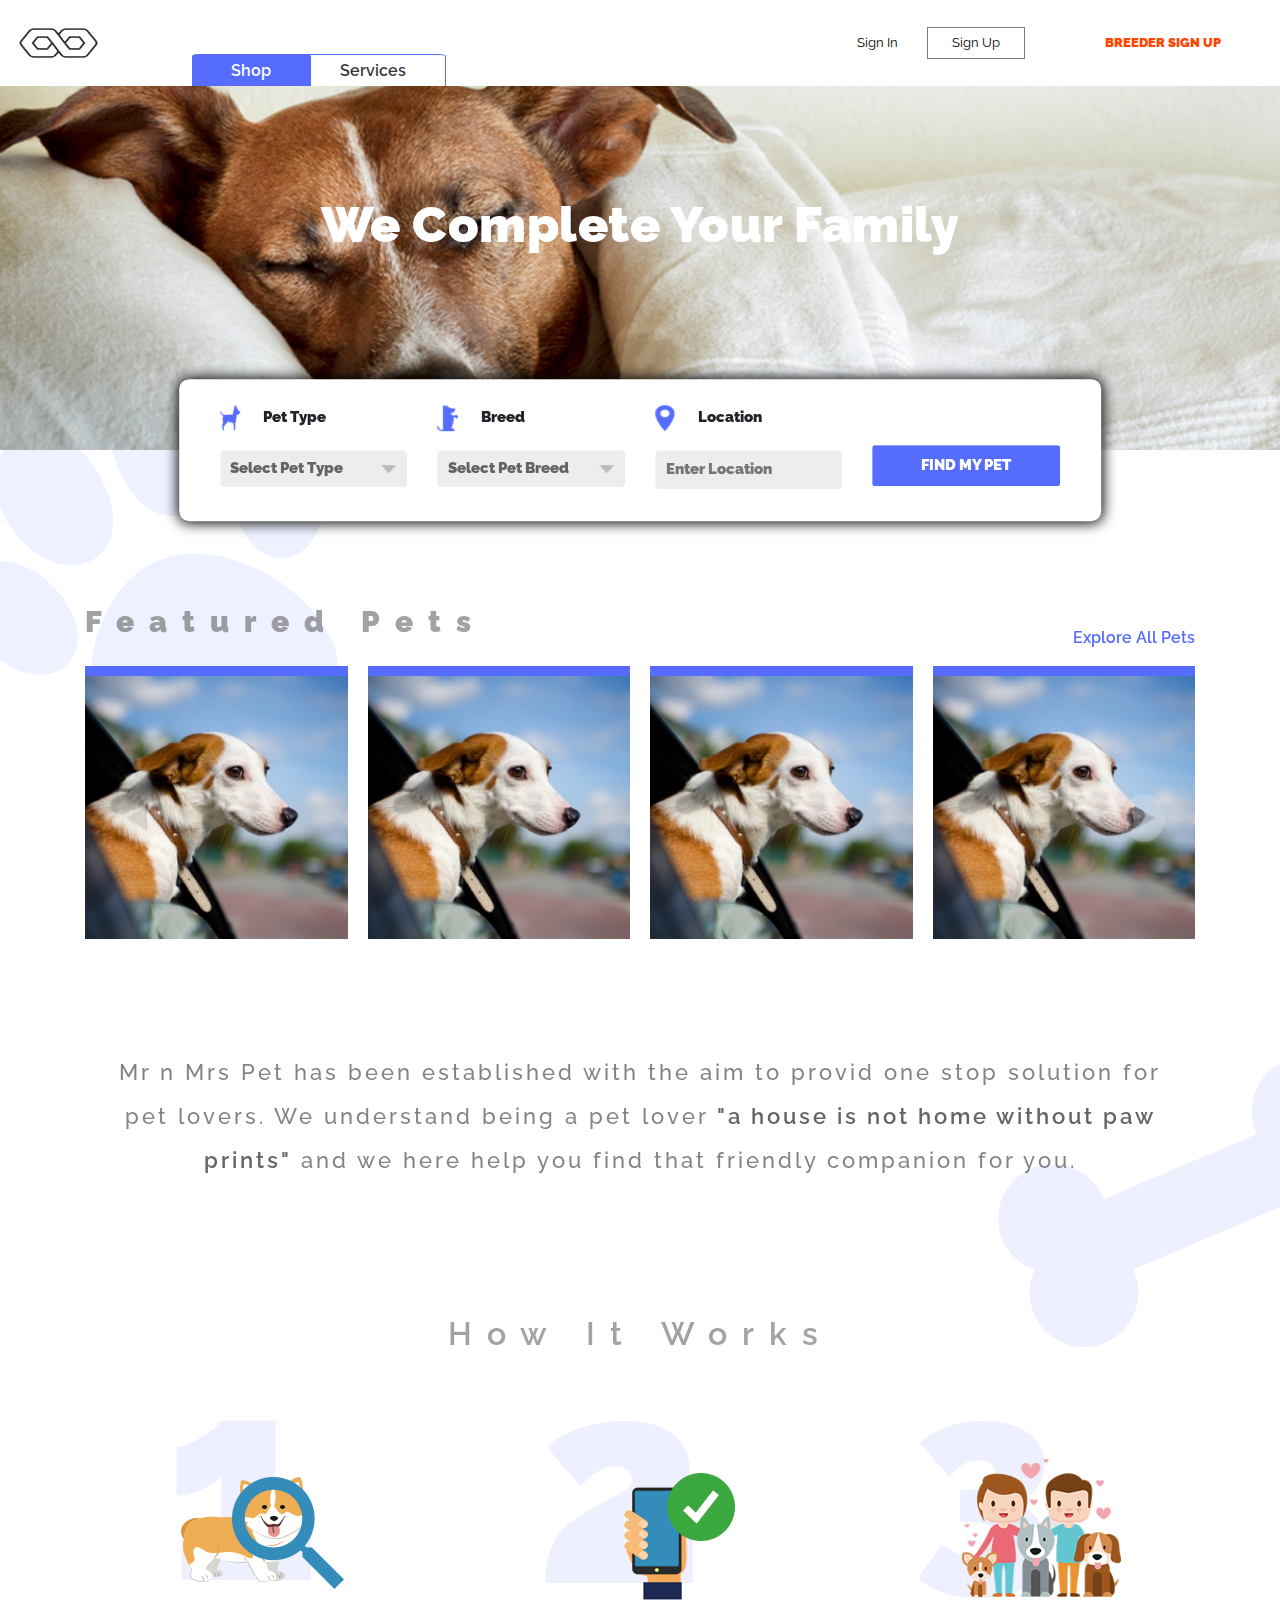
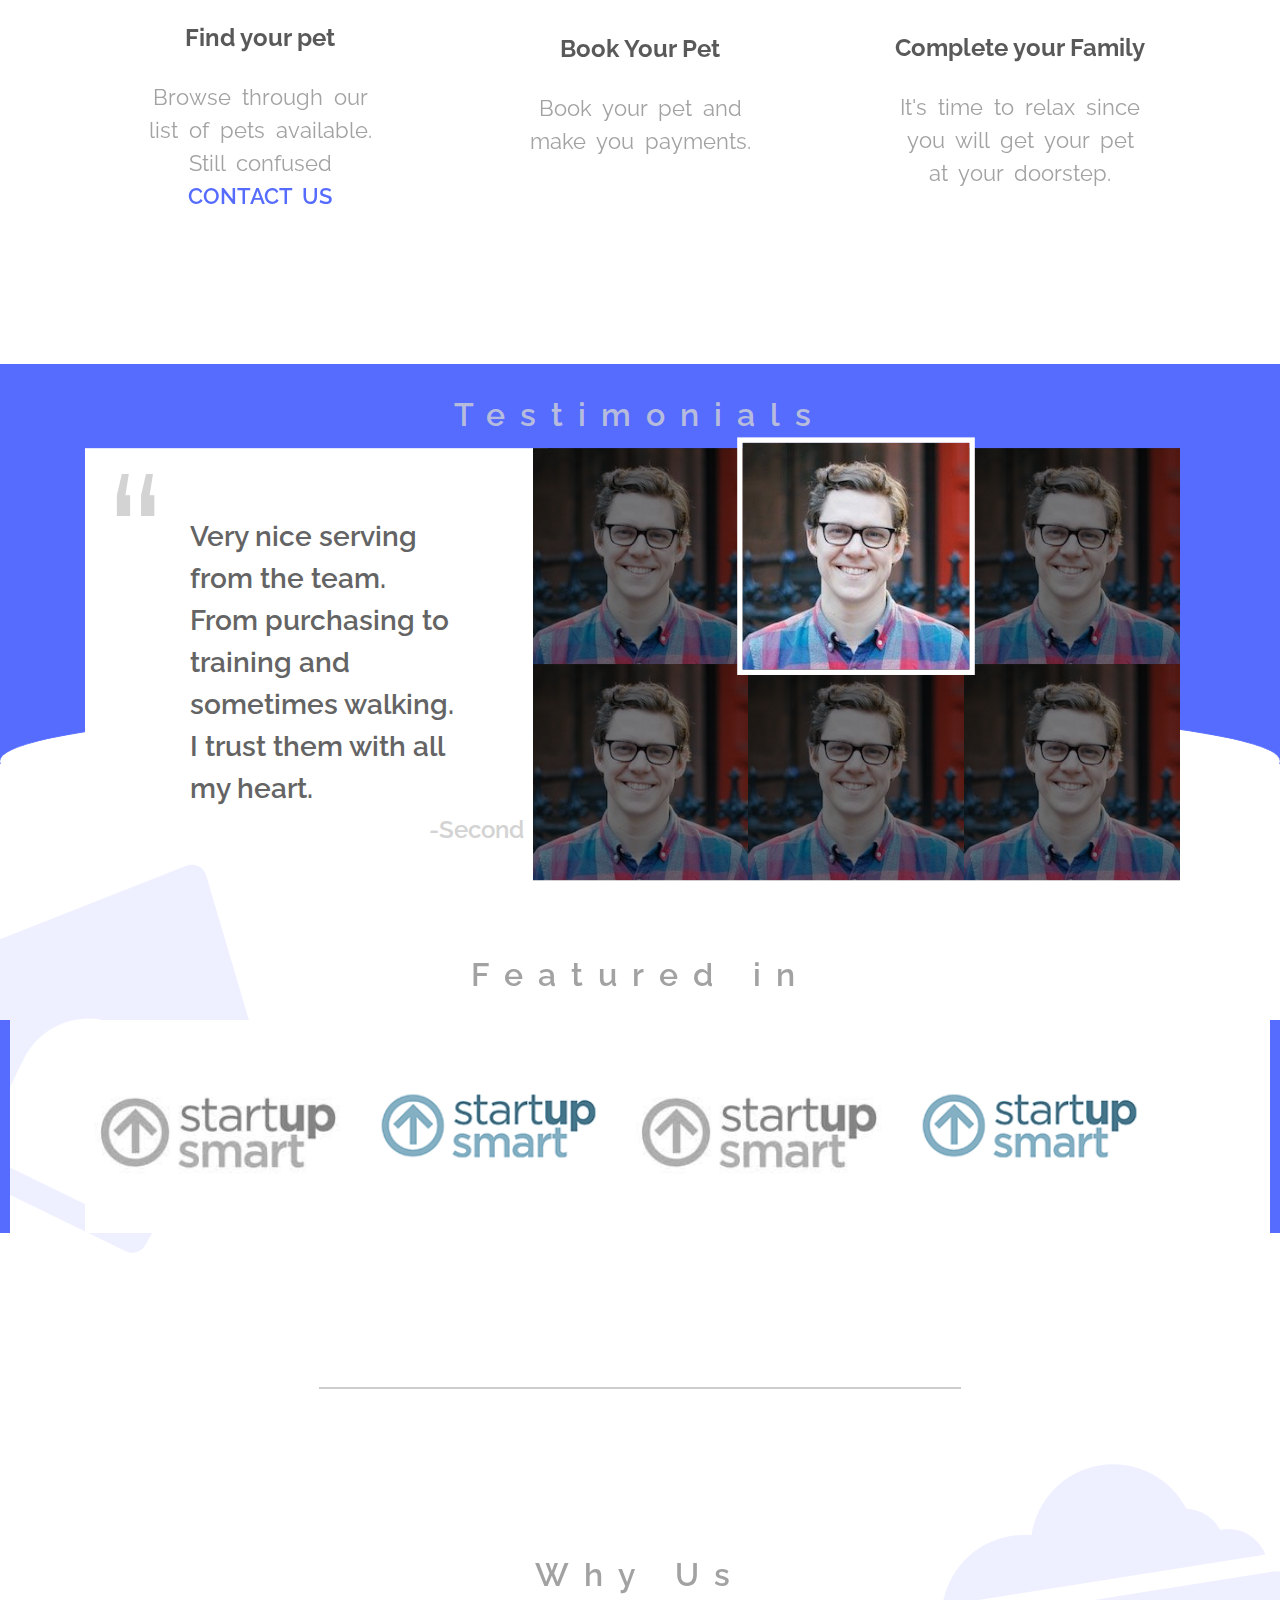
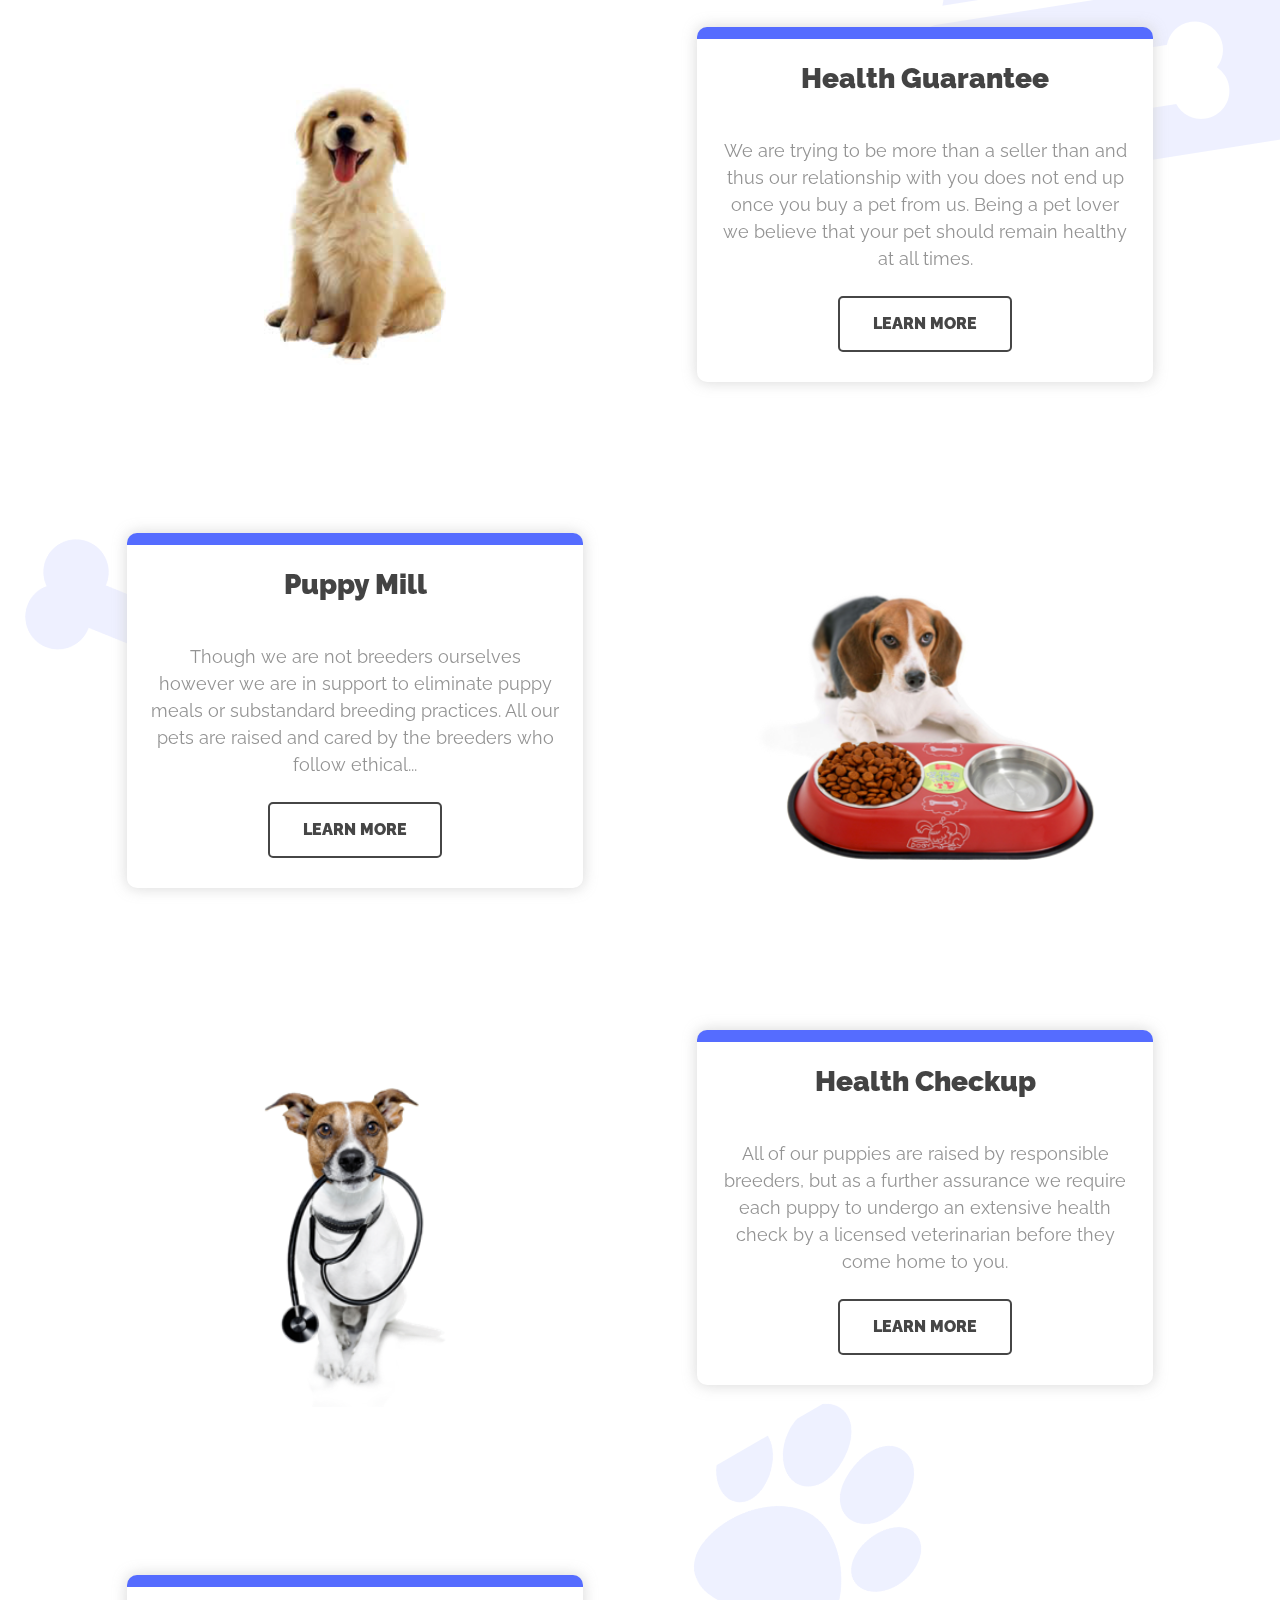
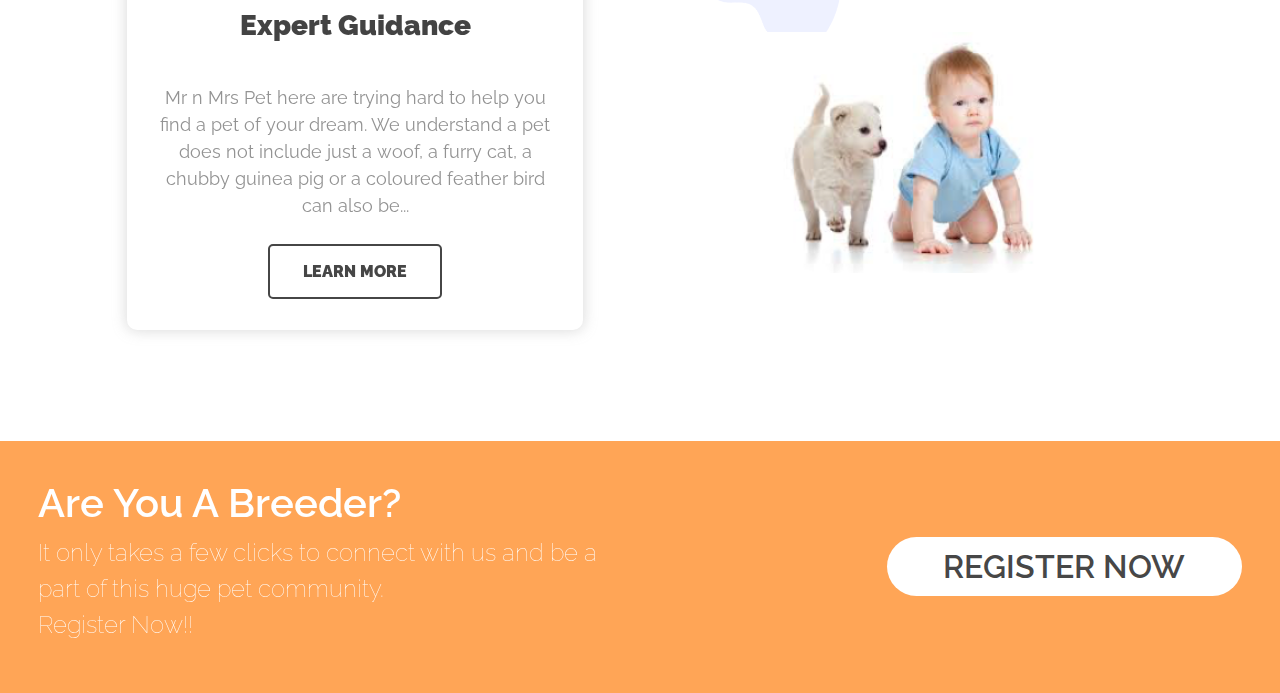
<file: index.html>
<!DOCTYPE html>
<html lang="en">
<head>
    <meta charset="UTF-8">
    <meta name="viewport" content="width=device-width, initial-scale=1.0">
    <meta http-equiv="X-UA-Compatible" content="ie=edge">
    
    
    <title>Mr n Mrs Pet</title>
    <link rel="shortcut icon" type="image/x-icon" href="images/logo.png" />
    
    <link rel="stylesheet" href="https://maxcdn.bootstrapcdn.com/bootstrap/4.0.0/css/bootstrap.min.css" integrity="sha384-Gn5384xqQ1aoWXA+058RXPxPg6fy4IWvTNh0E263XmFcJlSAwiGgFAW/dAiS6JXm" crossorigin="anonymous">
    <script src="https://code.jquery.com/jquery-3.2.1.slim.min.js" integrity="sha384-KJ3o2DKtIkvYIK3UENzmM7KCkRr/rE9/Qpg6aAZGJwFDMVNA/GpGFF93hXpG5KkN" crossorigin="anonymous"></script>
<script src="https://cdnjs.cloudflare.com/ajax/libs/popper.js/1.12.9/umd/popper.min.js" integrity="sha384-ApNbgh9B+Y1QKtv3Rn7W3mgPxhU9K/ScQsAP7hUibX39j7fakFPskvXusvfa0b4Q" crossorigin="anonymous"></script>
<script src="https://maxcdn.bootstrapcdn.com/bootstrap/4.0.0/js/bootstrap.min.js" integrity="sha384-JZR6Spejh4U02d8jOt6vLEHfe/JQGiRRSQQxSfFWpi1MquVdAyjUar5+76PVCmYl" crossorigin="anonymous"></script>


<link rel="stylesheet" href="Stylesheets/owl.carousel.min.css">
<link rel="stylesheet" href="Stylesheets/owl.theme.default.css">    

<link rel="stylesheet" href="Stylesheets/custom.css">
<script src="js/Data.js"></script>
    <script src="js/main.js"></script>

    <link href="https://fonts.googleapis.com/css?family=Raleway:500" rel="stylesheet">

</head>
<body>
    
    <!-- NAVBAR -->

    <nav class="navbar navbar-expand-lg navbar-light bg-white">
        <a class="navbar-brand" href="index.html"><img src="images/logo.png" alt="Logo" width="85" height="60"></a>
        <a href="index.html" class="navbar-brand text1 text">Shop</a>
        <a href="Services.html" class="navbar-brand text2 text">Services</a>
        <button class="navbar-toggler" type="button" data-toggle="collapse" data-target="#navbarNavAltMarkup" aria-controls="navbarNavAltMarkup" aria-expanded="false" aria-label="Toggle navigation">
          <span class="navbar-toggler-icon"></span>
        </button>
        <div class="collapse navbar-collapse" id="navbarNavAltMarkup">
          <div class="navbar-nav">
            <a class="nav-item nav-link nosign" href="#">Sign In</a>
            <a class="nav-item nav-link sign" href="#">Sign Up</a>
            <a class="nav-item nav-link breeder" href="#">BREEDER SIGN UP</a>
          </div>
        </div>
      </nav>


      

      <div class="image-cut">
        
          <div class="parallax-window" data-parallax="scroll" data-image-src="images/top-main.jpg"></div>
      <h1>We Complete Your Family</h1>
      <div class="search mainbar">
        <div class="row">
          <div class="section col-md-3 col-xs-6 col-6">
            <img src="images/dog icon.png" alt="Dog">
            <span class="sectext"> <b> Pet Type </b></span>
            <br>
            <select name="type" id="type">
              <option selected="true" disabled="true" hidden="true"> Select Pet Type</option>
              <option value="">First Option</option>
              <option value="">Second Option</option>
            </select>
          </div>
          <div class="section col-md-3 col-xs-6 col-6">
            <img src="images/breedicon.png" alt="Breed">
            <span class="sectext"> <b> Breed </b></span>
            <br>
            <select name="breed" id="breed">
              <option selected="true" disabled="true" hidden="true">Select Pet Breed</option>
              <option value="">First Option</option> 
              <option value="">Second Option</option>
            </select>
            
          </div>
          <div class="section col-md-3 col-xs-6 col-6">
            <img src="images/location icon.png" alt="Location">
            <span class="sectext"> <b> Location </b></span>
            <br>
            <input list="location" type="text" placeholder="Enter Location">
            <datalist id="location">
              <option value="First Option">First Option</option>
              <option value="Second Option">Second Option</option>
            </datalist>
          </div>
          <div class="section button col-md-3 col-xs-6 col-6">
              <img src="images/breedicon.png" class="none" alt="Breed">
              <span class="none sectext"> <b> Breed </b></span>
              <br>
            <button>FIND MY PET</button>
          </div>
        </div>
      </div>
    </div>

<!-- NAVBAR OVER -->


<!-- FIRST SECTION STARTS -->
<div class="first_section">
  <img src="images/paw.png" alt="claw" class="bgimg">
  <img src="images/bone.png" alt="bone" class="bgimg">
      <div class="container">

<!-- OWl CAROUSEL -->
        <div class="ftext">
          <h1>Featured Pets</h1>
          <a href="#"><span class="corner hidelater">Explore All Pets</span></a> 
        </div>

          <div id="owl-example" class="owl-carousel owl-theme">
              <div class="owlimage">
              
                <img src="images/carousel.jpg" alt="dog">
                <span class="overimagetop1">Dog</span>
                <span class="overimagetop2">Beegle</span>

                <a href="#"><span class="overimagebottom">View Details</span></a>
              </div>

              <div class="owlimage">
              
                  <img src="images/carousel.jpg" alt="dog">
                  <span class="overimagetop1">Dog</span>
                  <span class="overimagetop2">Beegle</span>
  
                  <a href="#"><span class="overimagebottom">View Details</span></a>
                </div>

                <div class="owlimage">
              
                    <img src="images/carousel.jpg" alt="dog">
                    <span class="overimagetop1">Dog</span>
                    <span class="overimagetop2">Beegle</span>
    
                    <a href="#"><span class="overimagebottom">View Details</span></a>
                  </div>

                  <div class="owlimage">
              
                      <img src="images/carousel.jpg" alt="dog">
                      <span class="overimagetop1">Dog</span>
                      <span class="overimagetop2">Beegle</span>
      
                      <a href="#"><span class="overimagebottom">View Details</span></a>
                    </div>

                    <div class="owlimage">
              
                        <img src="images/carousel.jpg" alt="dog">
                        <span class="overimagetop1">Dog</span>
                        <span class="overimagetop2">Beegle</span>
        
                        <a href="#"><span class="overimagebottom">View Details</span></a>
                      </div>

                      <div class="owlimage">
              
                          <img src="images/carousel.jpg" alt="dog">
                          <span class="overimagetop1">Dog</span>
                          <span class="overimagetop2">Beegle</span>
          
                          <a href="#"><span class="overimagebottom">View Details</span></a>
                        </div>

                        <div class="owlimage">
              
                            <img src="images/carousel.jpg" alt="dog">
                            <span class="overimagetop1">Dog</span>
                            <span class="overimagetop2">Beegle</span>
            
                          <a href="#"><span class="overimagebottom">View Details</span></a>
                          </div>

            </div>
          <!-- OWL CAROUSEL OVER -->
            
            <a href="#"><span class="corner hidden">Explore All Pets</span></a>  

            <p class="fstext container">Mr n Mrs Pet has been established with the aim to provid one stop solution for pet lovers. We understand being a pet lover <b>"a house is not home without paw prints"</b> and we here help you find that friendly companion for you. </p>
                
            <h1 class="fslasttext">How It Works</h1>

            <!-- STEPS SECTION -->

            <div class="row steps">
             
             
              <div class="col-md-4 col-12">

                <img src="images/find your pet graphic.png" alt="First Step">
                <h4> <b> Find your pet </b> </h4>
                <p>Browse through our list of pets available. Still confused <a href="#" class="stepcontact">CONTACT US</a></p>

              </div>

              <div class="col-md-4 col-12">

                  <img src="images/book your pet.png" alt="Second Step">
                  <h4> <b> Book Your Pet </b> </h4>
                  <p>Book your pet and make you payments.</p>
  
              </div>

              <div class="col-md-4 col-12">

                  <img src="images/complete your family.png" alt="Third Step">
                  <h4> <b>Complete your Family</b> </h4>
                  <p>It's time to relax since you will get your pet at your doorstep.</p>
  
              </div>


            </div>

            <!-- STEPS SECTION OVER -->

      </div>
    </div>
      <!-- FIRST SECTION OVER -->


     

          <div class="testimonials">
            <img src="images/dog-kennel.png" class="bgimg" alt="home">
            <img src="images/dog-food-bowl.png" class="bgimg" alt="food">
            <img src="images/bone.png" class="bgimg" alt="bone2">
            <img src="images/paw.png" class="bgimg" alt="claw2">
           <h1 class="testi"> Testimonials </h1>

            <div class="sayings row container">

              <div class="col-md-5 col-12 saytext">

                <span class="quote">&ldquo;</span>
                <p class="say"></p>
                <span class="sayname"></span>

              </div>

              <div class="col-md-7 col-12 row sayphoto">
                <img src="" class="col-4" alt="first#" myvalue = 0>
                <img src="" class="col-4 selected" alt="first" myvalue = 1>
                <img src="" class="col-4" alt="first" myvalue = 2>
                <img src="" class="col-4" alt="first" myvalue = 3>
                <img src="" class="col-4" alt="first" myvalue = 4>
                <img src="" class="col-4" alt="first" myvalue = 5>

              </div>

            </div>

          </div>

          <!-- FEATURED IN  -->

            <h1 class="feature">Featured in</h1>

            <div class="mentions">
              <div class="container">
                <img src="images/featured2.jpg" alt="">
                <img src="images/featured.png" alt="">
                <img src="images/featured2.jpg" alt="">
                <img src="images/featured.png" alt="">
              </div>
            </div>
          
            <hr class="separate">

            <!-- WHY US -->

            <div class="container">

              <h1 class="feature whyus">Why Us</h1>

              <div class="row whysection">
                <img src="images/health guarentee image.png" alt="Health" class="hidelate col-sm-6 col-12">
                <div class="whysubsection col-sm-6 col-12">
                  <div class="whysubsub">
                      <img src="images/health guarentee image.png" alt="Health" class="hidden">
                    <h3>Health Guarantee</h3>
                    <p>We are trying to be more than a seller than and thus our relationship with you does not end up once you buy a pet from us. Being a pet lover we believe that your pet should remain healthy at all times.</p>
                    <a href="#">LEARN MORE</a>
                  </div>
                </div>
              </div>


              <div class="row whysection">
                  <div class="whysubsection col-sm-6 col-12">
                    <div class="whysubsub">
                        <img src="images/puppy meal image.png" alt="Mill" class="hidden">
                      <h3>Puppy Mill</h3>
                      <p>Though we are not breeders ourselves however we are in support to eliminate puppy meals or substandard breeding practices. All our pets are raised and cared by the breeders who follow ethical...</p>
                      <a href="#">LEARN MORE</a>
                    </div>
                  </div>
                  <img src="images/puppy meal image.png" alt="Mill" class="hidelate col-sm-6 col-12">
              </div>




              <div class="row whysection">
                  <img src="images/health check up image.png" alt="Health" class="hidelate col-sm-6 col-12">
                  <div class="whysubsection col-sm-6 col-12">
                    <div class="whysubsub">
                        <img src="images/health check up image.png" alt="Health" class="hidden">
                      <h3>Health Checkup</h3>
                      <p>All of our puppies are raised by responsible breeders, but as a further assurance we require each puppy to undergo an extensive health check by a licensed veterinarian before they come home to you.</p>
                      <a href="#">LEARN MORE</a>
                    </div>
                  </div>
              </div>


              <div class="row whysection">
                  <div class="whysubsection col-sm-6 col-12">
                    <div class="whysubsub">
                        <img src="images/expert guide image.png" alt="Mill" class="hidden">
                      <h3>Expert Guidance</h3>
                      <p>Mr n Mrs Pet here are trying hard to help you find a pet of your dream. We understand a pet does not include just a woof, a furry cat, a chubby guinea pig or a coloured feather bird can also be...</p>
                      <a href="#">LEARN MORE</a>
                    </div>
                  </div>
                  <img src="images/expert guide image.png" alt="Expert Guidance" class="hidelate col-sm-6 col-12">
              </div>




            </div>

      


      <div class="row footer">

        <div class="col-md-6 col-12">
          <h1>Are You A Breeder?</h1>
          <p>It only takes a few clicks to connect with us and be a part of this huge pet community.</p>
          <p>Register Now!!</p>
        </div>
        <div class="col-md-6 col-12">
          <a href="#"><span>REGISTER NOW</span> </a> 
        </div>

      </div>
     




      <script src="https://ajax.googleapis.com/ajax/libs/jquery/1.11.0/jquery.min.js"></script>
      <script src="js/parallax.min.js"></script>
      <script src="js/owl.carousel.min.js"></script>
      <script>
          $(document).ready(function() {
     
            $('.owl-carousel').owlCarousel({
    loop:false,
    margin:20,
    nav:true,
    responsive:{
        0:{
            items:1
        },
        450:{
          items:2
        },
        600:{
            items:3
        },
        1000:{
            items:4
        }
    }
})

             
            });
            
</script>

</body>
</html>
</file>
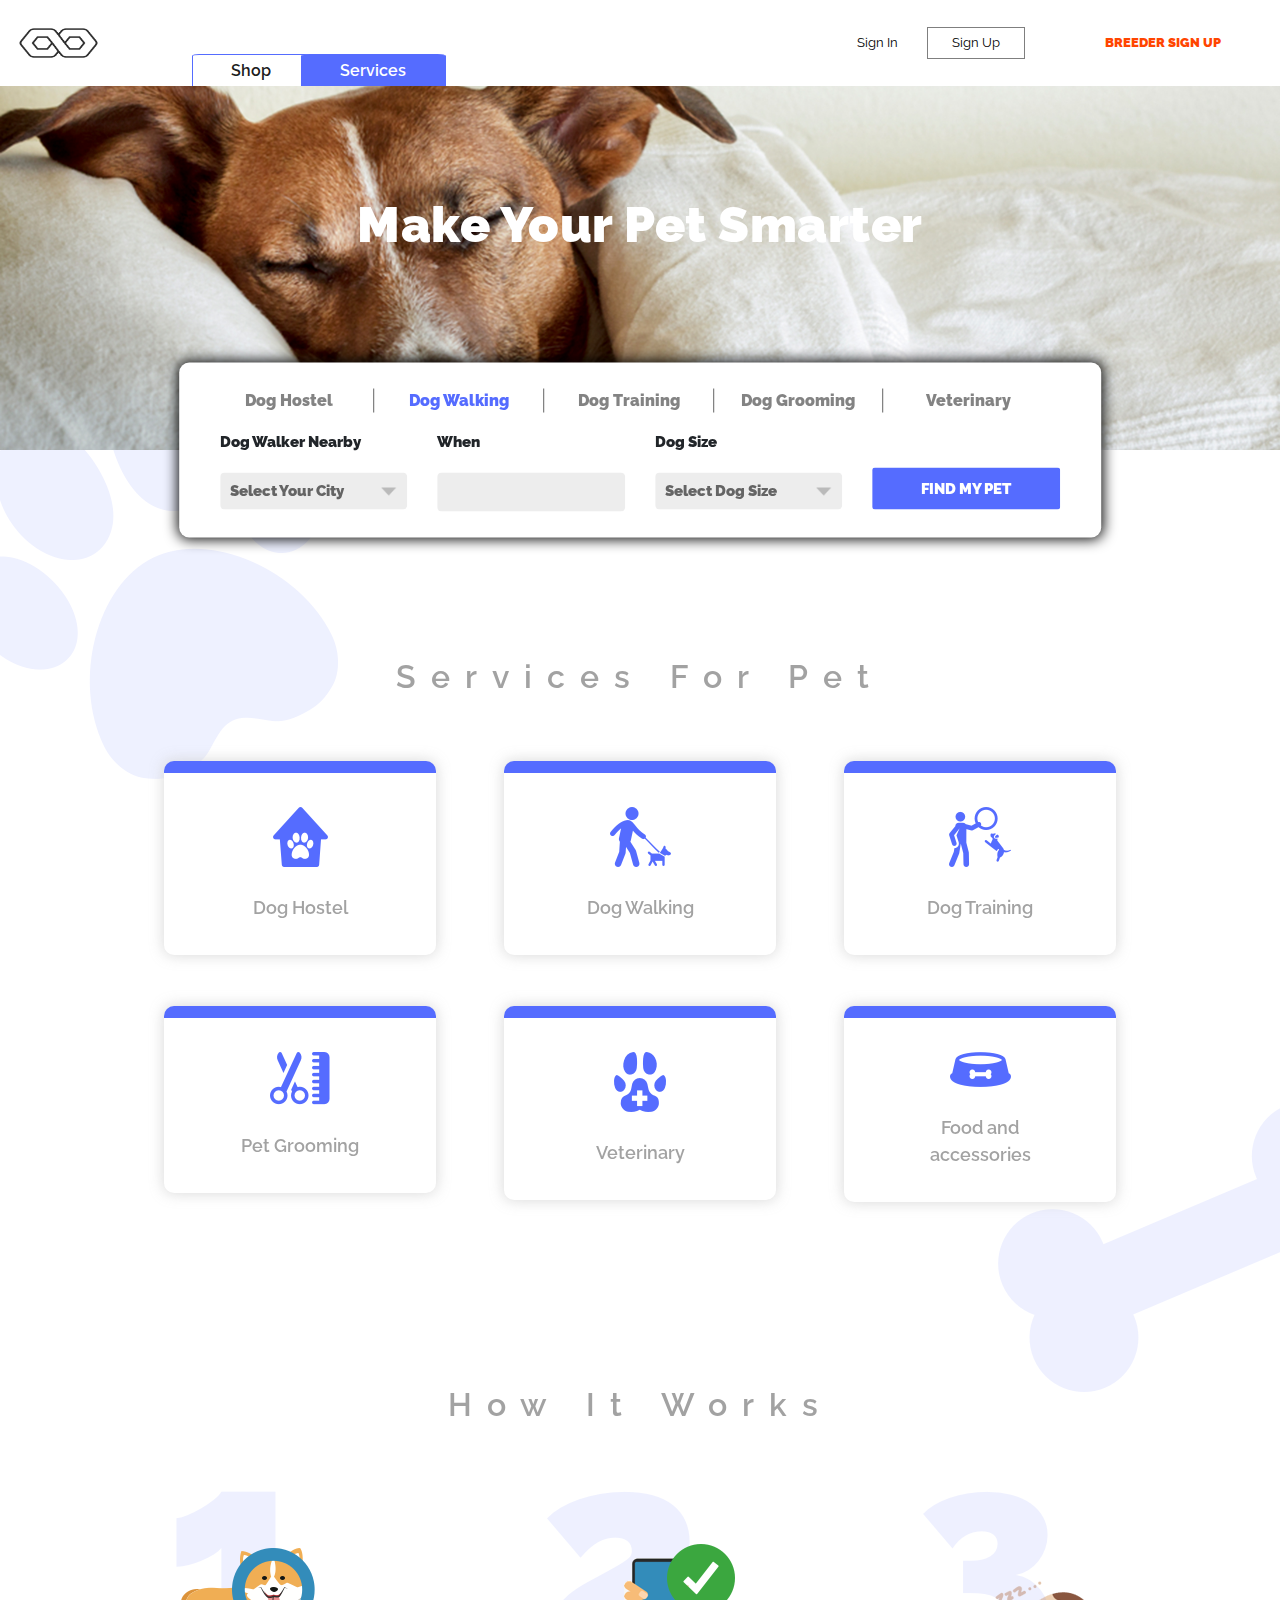
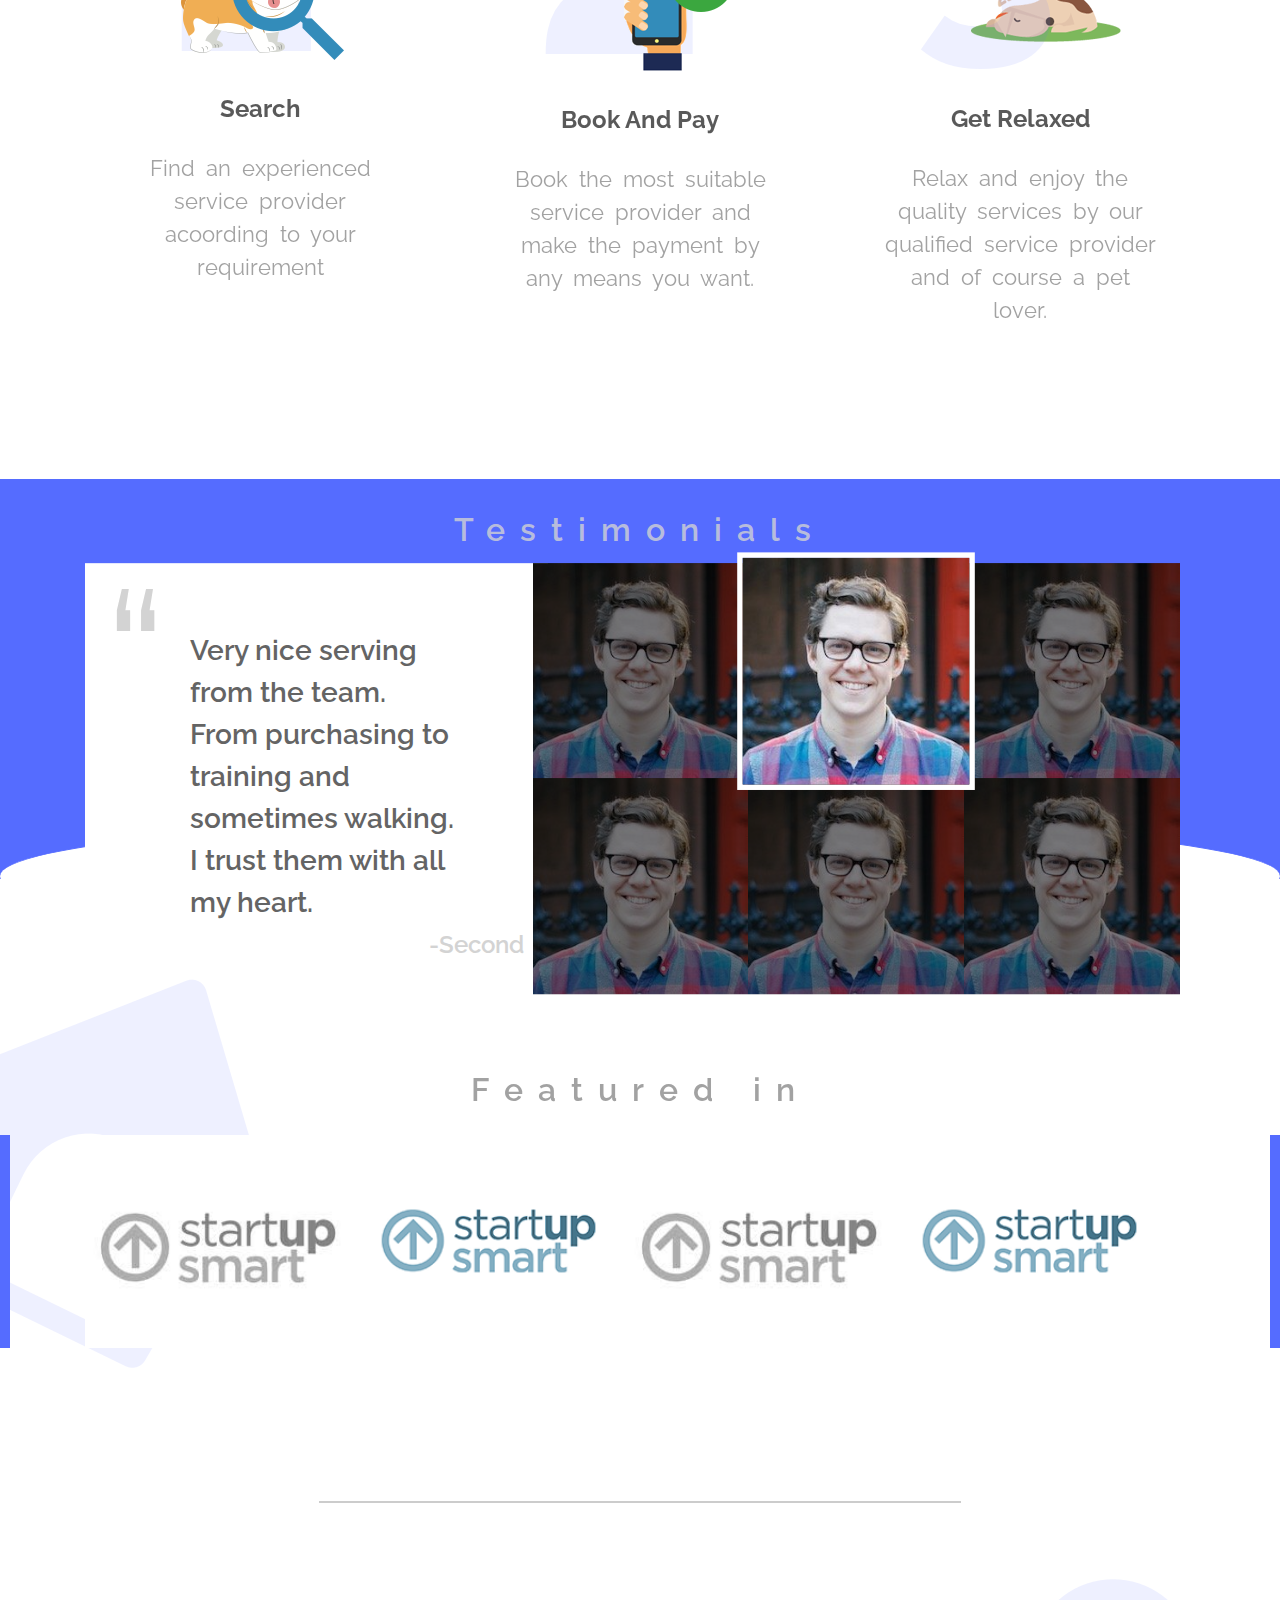
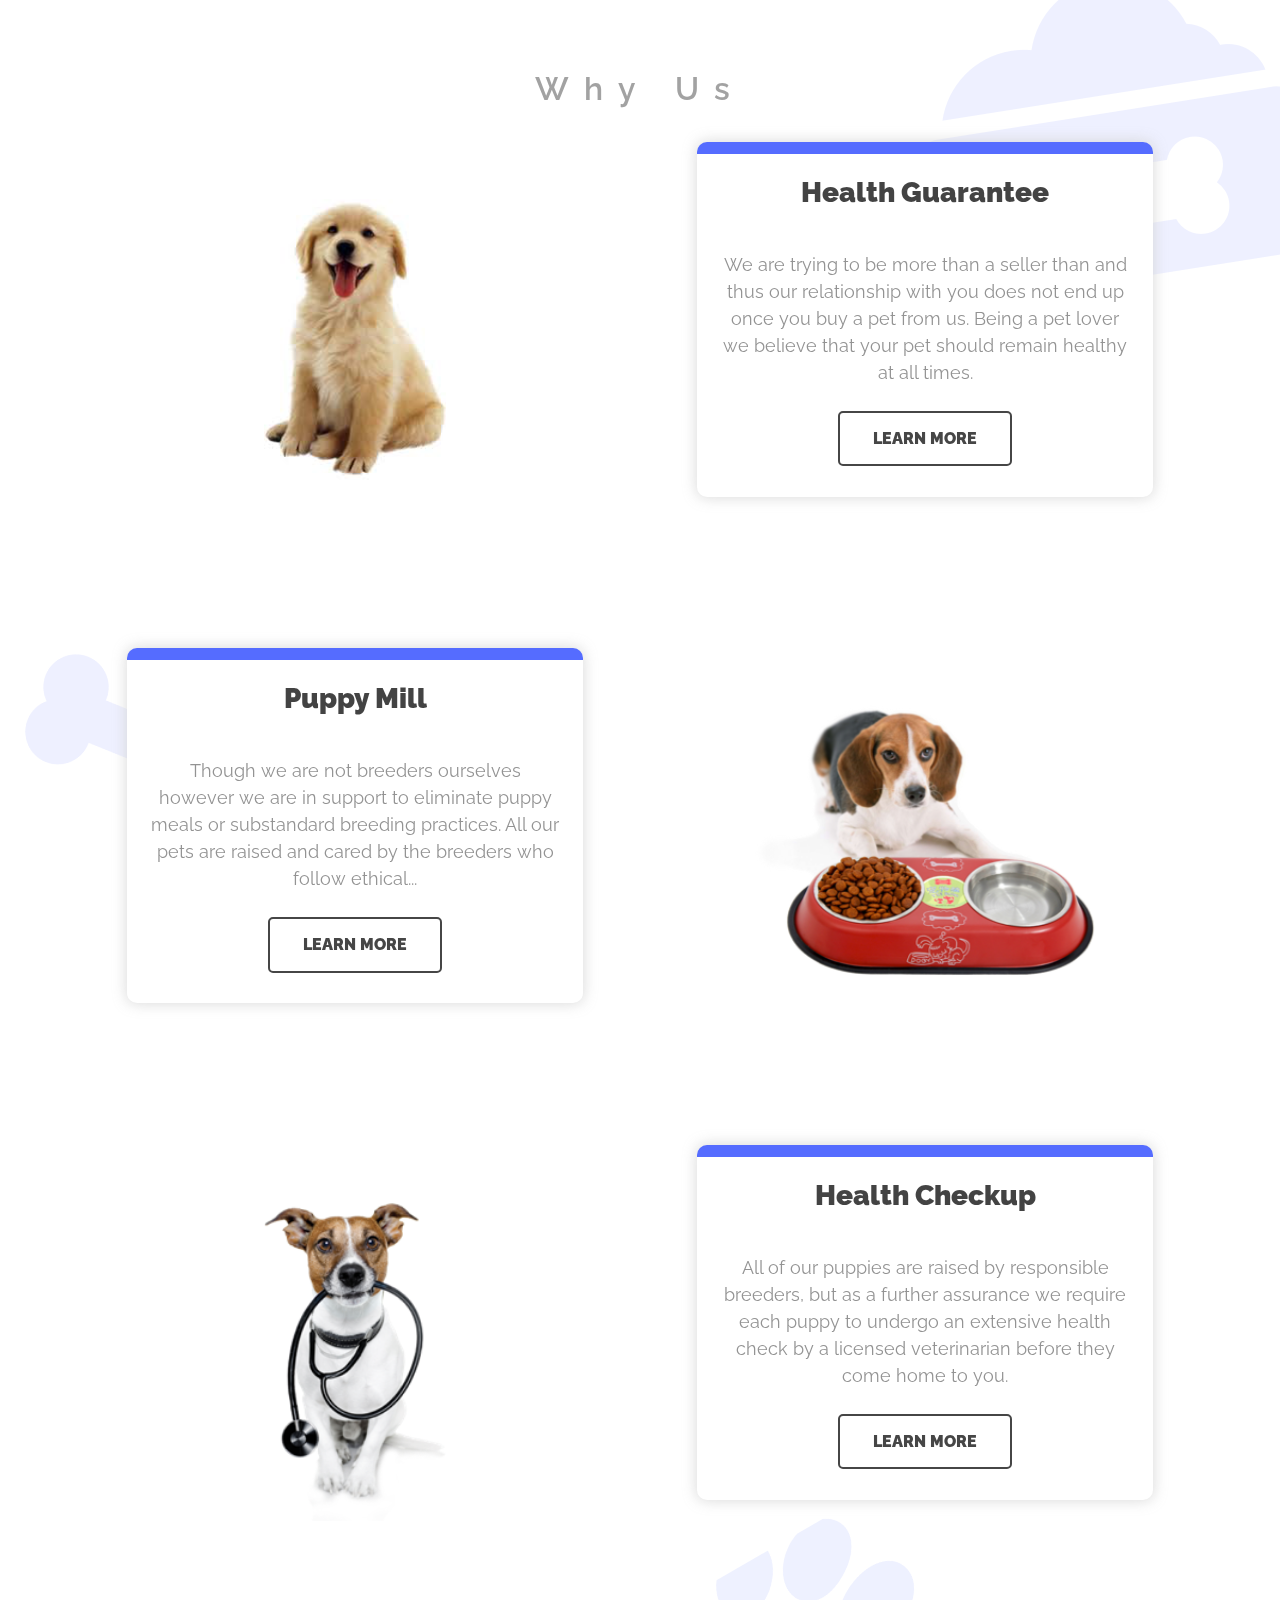
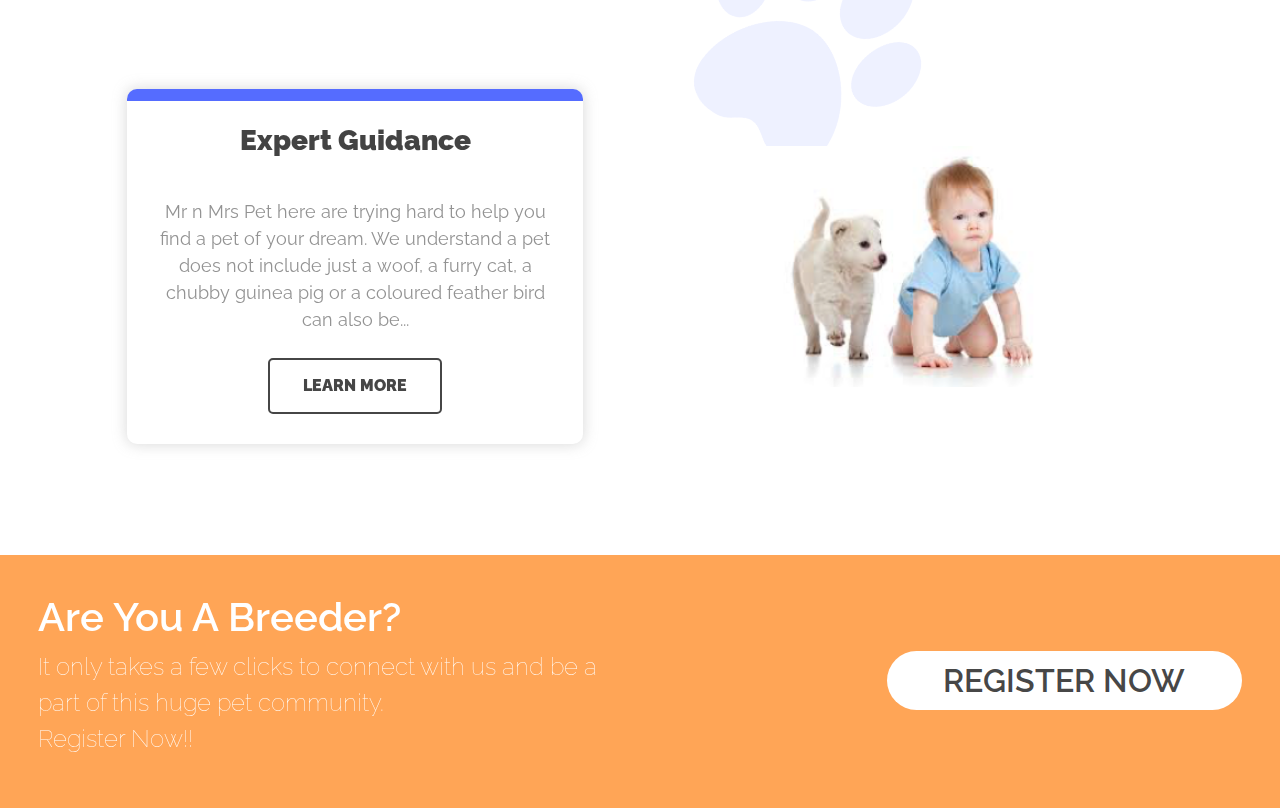
<file: Services.html>
<!DOCTYPE html>
<html lang="en">
<head>
    <meta charset="UTF-8">
    <meta name="viewport" content="width=device-width, initial-scale=1.0">
    <meta http-equiv="X-UA-Compatible" content="ie=edge">
    
    
    <title>Mr n Mrs Pet</title>
    <link rel="shortcut icon" type="image/x-icon" href="images/logo.png" />
    
    <link rel="stylesheet" href="https://maxcdn.bootstrapcdn.com/bootstrap/4.0.0/css/bootstrap.min.css" integrity="sha384-Gn5384xqQ1aoWXA+058RXPxPg6fy4IWvTNh0E263XmFcJlSAwiGgFAW/dAiS6JXm" crossorigin="anonymous">
    <script src="https://code.jquery.com/jquery-3.2.1.slim.min.js" integrity="sha384-KJ3o2DKtIkvYIK3UENzmM7KCkRr/rE9/Qpg6aAZGJwFDMVNA/GpGFF93hXpG5KkN" crossorigin="anonymous"></script>
<script src="https://cdnjs.cloudflare.com/ajax/libs/popper.js/1.12.9/umd/popper.min.js" integrity="sha384-ApNbgh9B+Y1QKtv3Rn7W3mgPxhU9K/ScQsAP7hUibX39j7fakFPskvXusvfa0b4Q" crossorigin="anonymous"></script>
<script src="https://maxcdn.bootstrapcdn.com/bootstrap/4.0.0/js/bootstrap.min.js" integrity="sha384-JZR6Spejh4U02d8jOt6vLEHfe/JQGiRRSQQxSfFWpi1MquVdAyjUar5+76PVCmYl" crossorigin="anonymous"></script>


<link rel="stylesheet" href="Stylesheets/owl.carousel.min.css">
<link rel="stylesheet" href="Stylesheets/owl.theme.default.css">    

<link rel="stylesheet" href="Stylesheets/custom.css">
<script src="js/Data.js"></script>
    <script src="js/main.js"></script>

    <link href="https://fonts.googleapis.com/css?family=Raleway:500" rel="stylesheet">

</head>
<body>
    
    <!-- NAVBAR -->

    <nav class="navbar navbar-expand-lg navbar-light bg-white">
        <a class="navbar-brand" href="index.html"><img src="images/logo.png" alt="Logo" width="85" height="60"></a>
        <a href="index.html" class="navbar-brand text12 text">Shop</a>
        <a href="Services.html" class="navbar-brand text22 text">Services</a>
        <button class="navbar-toggler" type="button" data-toggle="collapse" data-target="#navbarNavAltMarkup" aria-controls="navbarNavAltMarkup" aria-expanded="false" aria-label="Toggle navigation">
          <span class="navbar-toggler-icon"></span>
        </button>
        <div class="collapse navbar-collapse" id="navbarNavAltMarkup">
          <div class="navbar-nav">
            <a class="nav-item nav-link nosign" href="#">Sign In</a>
            <a class="nav-item nav-link sign" href="#">Sign Up</a>
            <a class="nav-item nav-link breeder" href="#">BREEDER SIGN UP</a>
          </div>
        </div>
      </nav>


      

      <div class="image-cut">
        
          <div class="parallax-window" data-parallax="scroll" data-image-src="images/top-main.jpg"></div>
      <h1>Make Your Pet Smarter</h1>
      <div class="search mainbar serbar">
          <div class="row toptext">
              <p myvalue = "0">Dog Hostel</p>
              <p myvalue = "1">Dog Walking</p>
              <p myvalue = "2">Dog Training</p>
              <p myvalue = "3">Dog Grooming</p>
              <p myvalue = "4">Veterinary</p>
          </div>
        <div class="row">
          <div class="section col-md-3 col-xs-6 col-6">

            <span class="sectext"> <b> Dog Walker Nearby </b></span>
            <br>
            <select name="type" id="type">
              <option selected="true" disabled="true" hidden="true"> Select Your City</option>
              <option value="">First Option</option>
              <option value="">Second Option</option>
            </select>
          </div>
          <div class="section col-md-3 col-xs-6 col-6">
            
            <span class="sectext"> <b> When </b></span>
            <br>
            <input list="location" type="text" placeholder="">
            <datalist id="location">
              <option value="First Option">First Option</option>
              <option value="Second Option">Second Option</option>
            </datalist>
            
          </div>
          <div class="section col-md-3 col-xs-6 col-6">
            
            <span class="sectext"> <b>Dog Size</b></span>
            <br>
            <select name="breed" id="breed">
                <option selected="true" disabled="true" hidden="true">Select Dog Size</option>
                <option value="">First Option</option> 
                <option value="">Second Option</option>
              </select>
          </div>
          <div class="section button col-md-3 col-xs-6 col-6">
              <span class="none sectext"> <b> Breed </b></span>
              <br>
            <button>FIND MY PET</button>
          </div>
        </div>
      </div>
    </div>

<!-- NAVBAR OVER -->


<!-- FIRST SECTION STARTS -->
<div class="first_section">
  <img src="images/paw.png" alt="claw" class="bgimg">
  <img src="images/bone.png" alt="bone" class="bgimg">
      <div class="container">


            <div class="servicesforpet container">

                <h1 class="sfp">Services For Pet</h1>
                <div class="container">
                    <div class="tablets row container">
                        <a href="#" class="col-md-4 col-6">
                            <div class="tabs">
                                <img src="images/dog hostel .png" alt="Hostel1">
                                <img src="images/dog hostel white.png" alt="Hostel2">
                                <p>Dog Hostel</p>
                            </div>
                        </a>

                        <a href="#" class="col-md-4 col-6">
                            <div class="tabs">
                                <img src="images/dog walking.png" alt="Hostel1">
                                <img src="images/dog walking white.png" alt="Hostel2">
                                <p>Dog Walking</p>
                            </div>
                        </a>

                        <a href="#" class="col-md-4 col-6">
                            <div class="tabs">
                                <img src="images/dog training.png" alt="Hostel1">
                                <img src="images/dog training white.png" alt="Hostel2">                   
                                <p>Dog Training</p>
                            </div>
                        </a>

                        <a href="#" class="col-md-4 col-6">
                            <div class="tabs">
                                <img src="images/grooming.png" alt="Hostel1">
                                <img src="images/grooming white.png" alt="Hostel2">                   
                                <p>Pet Grooming</p>
                            </div>
                        </a>

                        <a href="#" class="col-md-4 col-6">
                            <div class="tabs">
                                <img src="images/vet.png" alt="Hostel1">
                                <img src="images/vet white.png" alt="Hostel2">                   
                                <p>Veterinary</p>
                            </div>
                        </a>

                        <a href="#" class="col-md-4 col-6">
                            <div class="tabs">
                                <img src="images/food.png" alt="Hostel1">
                                <img src="images/food white.png" alt="Hostel2">                   
                                <p>Food and accessories</p>
                            </div>
                        </a>

                    </div>
                </div>
            </div>

            <h1 class="fslasttext">How It Works</h1>

            <!-- STEPS SECTION -->

            <div class="row steps">
             
             
              <div class="col-md-4 col-12">

                <img src="images/find your pet graphic.png" alt="First Step">
                <h4> <b>Search</b> </h4>
                <p class="serp">Find an experienced service provider acoording to your requirement</p>

              </div>

              <div class="col-md-4 col-12">

                  <img src="images/book your pet.png" alt="Second Step">
                  <h4> <b> Book And Pay </b> </h4>
                  <p class="serp">Book the most suitable service provider and make the payment by any means you want.</p>
  
              </div>

              <div class="col-md-4 col-12">

                  <img src="images/get relaxed.png" alt="Third Step">
                  <h4> <b>Get Relaxed</b> </h4>
                  <p class="serp">Relax and enjoy the quality services by our qualified service provider and of course a pet lover.</p>
  
              </div>


            </div>

            <!-- STEPS SECTION OVER -->

      </div>
    </div>
      <!-- FIRST SECTION OVER -->


     

          <div class="testimonials">
            <img src="images/dog-kennel.png" class="bgimg" alt="home">
            <img src="images/dog-food-bowl.png" class="bgimg" alt="food">
            <img src="images/bone.png" class="bgimg" alt="bone2">
            <img src="images/paw.png" class="bgimg" alt="claw2">
           <h1 class="testi"> Testimonials </h1>

            <div class="sayings row container">

              <div class="col-md-5 col-12 saytext">

                <span class="quote">&ldquo;</span>
                <p class="say"></p>
                <span class="sayname"></span>

              </div>

              <div class="col-md-7 col-12 row sayphoto">
                <img src="" class="col-4" alt="first#" myvalue = 0>
                <img src="" class="col-4 selected" alt="first" myvalue = 1>
                <img src="" class="col-4" alt="first" myvalue = 2>
                <img src="" class="col-4" alt="first" myvalue = 3>
                <img src="" class="col-4" alt="first" myvalue = 4>
                <img src="" class="col-4" alt="first" myvalue = 5>

              </div>

            </div>

          </div>

          <!-- FEATURED IN  -->

            <h1 class="feature">Featured in</h1>

            <div class="mentions">
              <div class="container">
                <img src="images/featured2.jpg" alt="">
                <img src="images/featured.png" alt="">
                <img src="images/featured2.jpg" alt="">
                <img src="images/featured.png" alt="">
              </div>
            </div>
          
            <hr class="separate">

            <!-- WHY US -->

            <div class="container">

              <h1 class="feature whyus">Why Us</h1>

              <div class="row whysection">
                <img src="images/health guarentee image.png" alt="Health" class="hidelate col-sm-6 col-12">
                <div class="whysubsection col-sm-6 col-12">
                  <div class="whysubsub">
                      <img src="images/health guarentee image.png" alt="Health" class="hidden">
                    <h3>Health Guarantee</h3>
                    <p>We are trying to be more than a seller than and thus our relationship with you does not end up once you buy a pet from us. Being a pet lover we believe that your pet should remain healthy at all times.</p>
                    <a href="#">LEARN MORE</a>
                  </div>
                </div>
              </div>


              <div class="row whysection">
                  <div class="whysubsection col-sm-6 col-12">
                    <div class="whysubsub">
                        <img src="images/puppy meal image.png" alt="Mill" class="hidden">
                      <h3>Puppy Mill</h3>
                      <p>Though we are not breeders ourselves however we are in support to eliminate puppy meals or substandard breeding practices. All our pets are raised and cared by the breeders who follow ethical...</p>
                      <a href="#">LEARN MORE</a>
                    </div>
                  </div>
                  <img src="images/puppy meal image.png" alt="Mill" class="hidelate col-sm-6 col-12">
              </div>




              <div class="row whysection">
                  <img src="images/health check up image.png" alt="Health" class="hidelate col-sm-6 col-12">
                  <div class="whysubsection col-sm-6 col-12">
                    <div class="whysubsub">
                        <img src="images/health check up image.png" alt="Health" class="hidden">
                      <h3>Health Checkup</h3>
                      <p>All of our puppies are raised by responsible breeders, but as a further assurance we require each puppy to undergo an extensive health check by a licensed veterinarian before they come home to you.</p>
                      <a href="#">LEARN MORE</a>
                    </div>
                  </div>
              </div>


              <div class="row whysection">
                  <div class="whysubsection col-sm-6 col-12">
                    <div class="whysubsub">
                        <img src="images/expert guide image.png" alt="Mill" class="hidden">
                      <h3>Expert Guidance</h3>
                      <p>Mr n Mrs Pet here are trying hard to help you find a pet of your dream. We understand a pet does not include just a woof, a furry cat, a chubby guinea pig or a coloured feather bird can also be...</p>
                      <a href="#">LEARN MORE</a>
                    </div>
                  </div>
                  <img src="images/expert guide image.png" alt="Expert Guidance" class="hidelate col-sm-6 col-12">
              </div>




            </div>

      


      <div class="row footer">

        <div class="col-md-6 col-12">
          <h1>Are You A Breeder?</h1>
          <p>It only takes a few clicks to connect with us and be a part of this huge pet community.</p>
          <p>Register Now!!</p>
        </div>
        <div class="col-md-6 col-12">
          <a href="#"><span>REGISTER NOW</span> </a> 
        </div>

      </div>
     




      <script src="https://ajax.googleapis.com/ajax/libs/jquery/1.11.0/jquery.min.js"></script>
      <script src="js/parallax.min.js"></script>

</body>
</html>
</file>
<file: Stylesheets/custom.css>
*{
    box-sizing: border-box;
}

body{
    margin: 0px;
    padding: 0px;
    font-family: 'Raleway', sans-serif;
    /* background-color: #556CFF; */
    height: 0px;
    overflow-x: hidden;
    }

.navbar-light{
    position: fixed;
    width: 100%;
    z-index: 9999;
    overflow: hidden;
}

.collapse.show{
    margin-bottom: 5%;
}

.navbar-light .text{
    position: absolute; 
    left: 15%;
    font-size: 16px;
    border: 1px solid #556CFF;
    border-radius: 6%;
    /* top: 65%; */
    bottom: -2%;
    padding: 0.3% 3%;
    font-weight: 600;   
}

.navbar-light .text1{
    background-color: #556CFF;
    color: white;
    margin-right: 0;
}

.navbar-light .text1:hover{
    color: white;
}

.navbar-light .text22{
    background-color: #556CFF;
    color: white;
    margin-right: 0;
}

.navbar-light .text22:hover{
    color: white;
}

.navbar-light .text2{
    left: 23.5%;
    color: rgba(0,0,0,0.8);
    
}

.navbar-light .text22{
    left: 23.5%;
    /* color: rgba(0,0,0,0.8); */
    
}

 nav div.collapse div.navbar-nav{
    position: relative; 
     right: -62%;
     width: 43%;
}

.navbar-light .navbar-nav .nav-link{
    text-align: center;
    color: black;
    font-size: 13px;
    width: 20%;
}

.navbar-light .navbar-nav .nav-link:hover{
    color: black;
}

.navbar-light .navbar-nav .sign{
border: 1px solid rgba(0,0,0,0.5);
padding: 1% 3%;
margin: auto 10% auto 0%;;

}

.navbar-light .navbar-nav .breeder{
    width: 36% !important;
    margin-left: 8%;
    color: rgba(255,69,0,1);
    font-weight: 900;
    margin: 0%;
}

.navbar-light .navbar-nav .breeder:hover{
    color: rgba(255,69,0,1);
}  

.image-cut{
position: relative;
min-height: 400px;
}

.parallax-window {
    min-height: 450px;
    background: transparent;
}

.image-cut h1{
    position: absolute;
    color: white;
    font-size: 50px;
    text-align: center;
    width: 100%;
    letter-spacing: 0.5px;
    top: 50%;
    font-weight: 900;
    z-index: -1;
    transform: translateY(-50%);
}

.image-cut .search{
    position: absolute;
    width: 72%;
    background-color: white;
    left: 50%;
    transform: translate(-50%,-50%);
    top: 100%;    
    padding: 2%;
    box-shadow: 0px 0px 14px 1px black;
    border-radius: 10px;
    z-index: 999;
    /* transition: 0.2s all ease-in-out; */
   
}

 .image-cut .search .row{ 
    margin: 0 auto;
} 

.image-cut .search .row .section .sectext{
    font-weight: 900;
    font-size: 15px;
    margin-left:10%;
}

/* Services */
.image-cut .serbar .row .section .sectext{
    margin-left: 0%;
}

.image-cut .search .toptext{
    text-align: center;
    margin-bottom: 2%;
}

.image-cut .search .toptext p{
    width: 19.5%;
    color: rgba(100,100,100,0.8);
    font-weight: 900;
    text-decoration: none;
    border-right: 1px solid rgba(100,100,100,1);
    cursor: pointer;

}

.image-cut .search .toptext p:last-child{
    border-right: none;
}

.image-cut .search .toptext p{
    margin-bottom: 0px;
}

.image-cut .search .toptext p.chosenblue{
    color: #556CFF !important;
}

.image-cut .search .toptext p.chosenwhite{
    color: white !important;
}
/* Service over */

.image-cut .search .row .section select, .image-cut .search .row .section input,.image-cut .search .row .button button{
    margin-top: 10%;
    background-color: rgba(211,211,211,0.4);
    border-color: transparent;
    padding: 3.5% 5%;
    width: 100%;
    border-radius: 4.5px;
    font-weight: 900;
    font-size: 15px;
    color: rgba(100,100,100,1);
}

select {
    -webkit-appearance: none;
    -moz-appearance: none;
    appearance: none;
    background: url("../images/dropdown icon.png") right / 15px no-repeat #fff;
    /* padding-right: 20px; */
    background-position-x: 94%;
}

input.formInvalid::-webkit-input-placeholder {
    color: white;
 }

.image-cut .search .row .section img{
    width: 11%;
    height: 29%;
}

.image-cut .search .row .button{
    position: relative;
    
}

.image-cut .search .row .button button{
background-color: #556CFF;
color: white;
cursor: pointer;
border-color: transparent;
border-radius: 3px;
/* position: absolute; */
/* bottom: 9.5%; */
padding: 4% 5% !important;
/* width: 85%; */
margin-top: 7.5%;
}

.none{
    visibility: hidden;
}



.first_section{
    padding-top: 12%;
    padding-bottom: 5%;
    position: relative;
}

img.bgimg{
    position: absolute;
    z-index: -99999;
}

.first_section img.bgimg[alt="claw"]{
    top: -5%;
}

.first_section img.bgimg[alt="bone"]{
    left: 78%;
    top: 40%;
}

.first_section .ftext{
    display: flex;
    justify-content: space-between;
    margin-bottom: 1.5%;
    margin-top: 0% !important;
}

.first_section .ftext h1{
    color: rgba(100,100,100,0.6);
    letter-spacing: 15px;
    /* line-height: 10px; */
    font-weight: 900;
    font-size: 30px;
}



.first_section a{
    color: #556CFF;
    font-weight: 600;
    text-decoration: none;
    padding-top: 2%;
}

.first_section a:hover{
    text-decoration: none;
}

.first_section .owl-carousel .owlimage{
    position: relative;

}

.first_section .owl-carousel .owlimage:hover img{
    opacity: 0.8;
}

.first_section .owl-carousel .owlimage:hover .overimagetop1, .first_section .owl-carousel .owlimage:hover .overimagetop2, .first_section .owl-carousel .owlimage:hover .overimagebottom{
    display: block;
}


.first_section .owl-carousel .owlimage .overimagetop1{    
    position: absolute;
    top: 8%;
    left: 2%;
    font-size: 14px;
    padding: 2% 5%;
    border-radius: 30px;
    color: rgba(211,211,211,1);
    background-color: white;
}

.first_section .owl-carousel .owlimage .overimagetop2{
    position: absolute;
    top: 8%;
    left: 25%;
    font-size: 14px;
    padding: 2%;
    border-radius: 30px;
    color: rgba(211,211,211,1);
    background-color: white;
}

.first_section .owl-carousel .owlimage .overimagebottom{
    position: absolute;
    bottom: 8%;
    left: 50%;
    transform: translate(-50%);
    font-size: 14px;
    padding: 3% 4%;
    font-weight: 600;
    color: rgba(255,255,255,0.85);
    border: 2px solid rgba(255,255,255,0.85);
    transition: 0.1s all ease;
}
.first_section .owl-carousel .owlimage .overimagebottom:hover{
    color: rgba(255,255,255,1);
    border-color: rgba(255,255,255,1);
}

    .owl-them .owl-nav .owl-prev{
      background-image: url("../images/dropdown icon.png") no repeat !important;
      background-size: 100% 100%;
      transform: rotate(90deg);
    }

/* SERVICES */
    div.tablets{
        margin: 0px;
    }
    
    div.tablets a div{
        box-shadow: 0px 0px 14px 1px rgba(211,211,211,0.8);
        padding: 10% 0%;
        background-color: white;
        border-radius: 10px;
        border-top: 12px solid #556CFF;
        text-align: center;
        max-width: 100%;
        width: 80%;
        margin: 0 auto;
        cursor: pointer;
        transition: 0.3s ease all; 
        margin-bottom: 15%; 
    }
    
    
    div.tablets a div.tabs:hover{
        background-color: #556CFF !important;
    }
    
    div.tablets a div.tabs:hover p{
        color: rgba(255,255,255,0.7);
    }
    
    
    div.tablets a div img[alt="Hostel2"]{
        display: none;
    }
    
    div.tablets a div:hover img[alt="Hostel2"]{
        display: block;
        margin: 0% auto 10%;
    }
    
    
    div.tablets a div:hover img[alt="Hostel1"]{
        display: none;
    }
    
    div.tablets a{
    padding: 0px;
    cursor: auto;
    }
    
    div.tablets a div img{
        margin-bottom: 10%;
        /* transition: 0.3s ease all; */
    }
    
    div.tablets a div p{
        color: rgba(100,100,100,0.6);
        font-size: 18px;
        width: 60%;
        margin: 0 auto;
    }
/* SERVICES OVER */

    .owl-carousel img{
        border-top: 10px solid #556CFF; 
    }

.first_section .fstext{
    color: rgba(100,100,100,0.8);
    letter-spacing: 3px;
    text-align: center;
    font-weight:500;
    font-size: 22px;
    line-height: 200%;
}

.first_section .fstext b{
    font-weight: 600;
    color: rgba(100,100,100,1);
}

.first_section .servicesforpet h1.sfp{
    margin-top: 5%;
    margin-bottom: 6%;
    font-weight: 600;
    text-align: center;
   color:  rgba(100,100,100,0.6);
   letter-spacing: 15px;
   font-size: 32px;
   word-spacing: 2px;
}

.first_section h1.fslasttext{
    margin-top: 12%;
    margin-bottom: 6%;
    font-weight: 600;
    text-align: center;
   color:  rgba(100,100,100,0.6);
   letter-spacing: 15px;
   font-size: 32px;
   word-spacing: 2px;
}

.first_section .steps .col-12{
    text-align: center;
}

.first_section .steps .col-12 img{
    margin-bottom: 10%;
}

.first_section .steps .col-12 h4{
    color: rgba(0,0,0,0.65);
    margin-bottom: 8%;
}

.first_section .steps .col-12 p{
    text-align: center;
    color: rgba(100,100,100,0.6);
    font-size: 22px;
    width: 100%;
    word-spacing: 5px;
    margin-bottom: 25%;
    /* font-weight: 500; */
}




.testimonials{
    width: 100%;
    min-height: 400px;
    background-color: #556CFF;
    position: relative;
    z-index: -1;
}

.testimonials img.bgimg[alt="home"]{
    top: 125%;
}

.testimonials img.bgimg[alt="food"]{
    top: 275%;
    left: 70%;
}

.testimonials img.bgimg[alt="bone2"]{
    top: 425%;
    left: -2.5%;
    transform: rotate(45deg) scale(0.6,0.6);
}

.testimonials img.bgimg[alt="claw2"]{
    top: 640%;
    transform: rotate(60deg) scale(0.6,0.6);
    left: 50%;
}


.testimonials::after{
    content: '';
    position: absolute;
    width: 100%;
    height: 120px;
    left: 0px;
    bottom: -57px;
    background-color: white;
    border-top: 2px solid #556CFF;
    border-radius: 50%;
    z-index: -10;
}

.testimonials h1.testi{
    text-align: center;
    font-weight: 600;
    letter-spacing: 15px;
    font-size: 32px;
    color: rgba(211,211,211,0.8);
    padding-top: 2.5%;
}

.testimonials .sayings{
    position: absolute;
    width: 100%;
    left: 50%;
    transform: translate(-50%,-50%);
    top:75%;
    z-index: 9999;
    margin: 0 auto;
}

.testimonials .sayings .saytext{
    background-color: white;
    position: relative;
    height: 400px;
    padding-right: 0px;
}

.testimonials .sayings .saytext span.quote{
    font-size: 200px;
    color: rgba(211,211,211,1);
    position: absolute;
    top: -12%;
    left: 4%;
}

.testimonials .sayings .saytext p.say{
    margin: 15% 20%;
    font-size: 28px;
    font-weight: 600;
    color: rgba(100,100,100,1);
}

.testimonials .sayings .saytext span.sayname{
    color: rgba(211,211,211,1);
    font-size: 24px;
    position: absolute;
    bottom: 0%;
    font-weight: 600;
    right: 5%;
}

.testimonials .sayings .sayphoto{
    padding-left: 0px;
    background-color: rgba(0,0,0,1);
    padding-right: 0px;
}


.testimonials .sayings .sayphoto img{
    height: 50%;
    padding: 0px;
    cursor: pointer;
    opacity: 0.5;
    transition: 0.5s ease all;

}

.testimonials .sayings .sayphoto img.selected{
    transform: scale(1.1,1.1);
    opacity: 1;
    border: 5px solid white;
    z-index: 9999;
}

h1.feature{
    margin-top: 15%;
    margin-bottom: 2%;
    font-weight: 600;
    text-align: center;
   color:  rgba(100,100,100,0.6);
   letter-spacing: 15px;
   font-size: 32px;
   word-spacing: 2px;
}

.mentions{
    width: 100%;
    border-left: 10px solid #556CFF;
    border-right: 10px solid #556CFF;
    margin: 0px;
    /* height: 200px; */
    /* margin-top: 30%; */
    position: relative;
    overflow: hidden;
    margin-bottom: 12%;
}

.mentions img{
    width: 24% !important;
    /* transition: 2s all ease; */
}

hr.separate{
    width: 50%;
    border: 1px solid rgba(0,0,0,0.2) !important;
}


.container .whysection{
    margin-top: 3%;
    margin-bottom: 10%;
}

.container .whysection img{
    padding: 5% 10%;
}

.container .whysection img[alt="Health"]{
    padding: 5% 17% !important;
}

.container .whysection .whysubsub img.hidden{
    display: none;
}


.container .whysection .whysubsection{
    padding: 0% 5%;
}

.container .whysection .whysubsection .whysubsub{
    padding:5% 5% 10%;
    border-radius: 10px;
    border-top: 12px solid #556CFF;
    background-color: white;
    box-shadow: 0px 0px 14px 1px rgba(211,211,211,0.8);
    text-align: center;
}

.container .whysection .whysubsection .whysubsub h3{
    margin-bottom: 10%;
    font-weight: 900;
    color: rgba(20,20,20,0.8);
}

.container .whysection .whysubsection .whysubsub p{
    color: rgba(120,120,120,0.8);
    /* font-weight: 600; */
    font-size: 18px;
    margin-bottom: 10%;
}

.container .whysection .whysubsection .whysubsub a{
    text-decoration: none;
color: rgba(70,70,70,1);
border: 2px solid rgba(70,70,70,1);
border-radius: 5px;
padding: 4% 8%;
font-weight: 900;
}


div.footer{
    width: 100%;
    background-color: #FFA556;
    color: white;
    margin: 0px;
}

div.footer div:first-child{
    padding: 3%;
    padding-bottom: 1.5% ;
}

div.footer div:first-child h1{
    font-weight: 600;
}

div.footer div:first-child p{
    font-size: 24px;
    margin-bottom: 0px;
    font-weight: 100;
}

div.footer div:last-child{
    text-align: right;
    padding: 8% 3%;
}

div.footer div:last-child a{
    text-decoration: none;
    color: rgba(20,20,20,0.8);
    font-weight: 600;
    font-size: 32px;
    padding: 2% 10%;
    background-color: white;
    border-radius: 30px;
}




@media(max-width:1200px){

    /* .image-cut .search .row .button button{
        bottom: 2.5%;
    } */

    .testimonials .sayings .saytext span.quote{
        font-size: 170px;
    }

    .testimonials .sayings .saytext p.say{
        font-size: 22px;
    }

    .testimonials .sayings .saytext span.sayname{
        right: 15%;
    }
/* SERVICES */
    .image-cut .serbar .row .section .sectext{
        font-size: 12px;
    }
}


@media(max-width:991px){
    nav div.collapse div.navbar-nav{
        right: 0%;
    }

    nav div.collapse div.navbar-nav{
        width: 100%;
    }

    .navbar-light .navbar-nav .nav-link{
        margin: 0.5% auto;
    }

    .navbar-light .navbar-nav .sign, .navbar-light .navbar-nav .nosign{
        width: 25%;
    }

    .navbar-light .navbar-nav .breeder{
        margin-bottom: 5%;
    }

    .navbar-light .text{
        left: 50%;
    }

    .navbar-light .text2{
        left: 50%;
    }

    .navbar-light .text22{
        left: 50%;
    }

    .navbar-light .text1{
        transform: translate(-98%);
    }
    
    .navbar-light .text12{
        transform: translate(-98%);
    }

    .image-cut .search{
        width: 100% !important;
    }

    .image-cut .search .row .section select, .image-cut .search .row .section input{
        font-size: 14px;    
    }

    .first_section .ftext h1{
        font-size: 28px;
    }

    .first_section .fstext{
        font-size: 20px;
    }

    .first_section h1.fslasttext{
        font-size:30px;
    }

    .testimonials .sayings .saytext span.quote{
        font-size: 120px;
        top: -7%;
    }

    .testimonials .sayings .saytext p.say{
        font-size: 20px;
        margin: 15% 15%;
    }

    .testimonials .sayings .saytext span.sayname{
        right: 15%;
    }

    .container .whysection img{
        padding: 5% 5%;
    }
    
    .container .whysection img[alt="Health"]{
        padding: 5% 15% !important;
    }

    .container .whysection .whysubsection .whysubsub p{
        font-size: 16px;
    }

    div.footer div:first-child h1{
        font-size: 32px;
    }

    div.footer div:first-child p{
        font-size: 20px;
    }

    div.footer div:last-child{
        padding: 10% 6%;
    }

    div.footer div:last-child a{
        font-size: 28px;
    }

    /* SERVICES */
    div.tablets a div p{
        width: 80% !important;
    }

    .image-cut .serbar .row .section .sectext{
    font-size: 14px !important;
}
}

/* @media(max-width:850px){
    .image-cut .search .row .button button{
        bottom: 1%;
    }
} */

@media(max-width:768px){
    .image-cut h1{
        font-size: 40px;
    }
    .image-cut .search .row .section img{
        width: 8%;
        height: 26%;
    }

    .image-cut .search .row .section select, .image-cut .search .row .section input, .image-cut .search .row .button button{
        margin-top: 5%;
        margin-bottom: 5%;
    }
    /* .image-cut .search .row .button button{
        bottom: 20.5%;
        width:91%;
    } */

    img.bgimg{
        display: none;
    }

    .first_section .ftext{
        margin-top: 30% !important;
    }
    .first_section .ftext h1{
        margin: 0 auto;
    }

    .first_section .owl-carousel{
        margin-top: 5%;
        margin-bottom: 5% !important;
    }

    .first_section .servicesforpet h1.sfp{
        margin-top: 20%;
        font-size: 30px;
        margin-bottom: 8%;
    }

    .first_section .fstext{
        font-size: 16px;
    }

    .first_section a span.hidden{
        display: block !important;
        margin: 4% auto 15%;
        text-align: center;
        width: 40%;
    }
    .first_section a span.hidelater{
        display: none;
    }

    .first_section h1.fslasttext{
        margin-bottom: 20%;
    }

    .first_section .steps .col-12 p{
        width: 100% !important;
    }

    .testimonials img.bgimg[alt="claw2"]{
        top: 570% !important;
        left: 30% !important;
    }

    .testimonials .sayings{
        top: 115%;
    }

    .testimonials .sayings .saytext{
        height: 300px;
    }

    .testimonials .sayings .saytext span.quote{
        left: 2%;
    }

    .testimonials .sayings .saytext p.say{
        margin: 10% 15%;
    }

    .testimonials .sayings .saytext span.sayname{
        bottom: 6%;
    }

    .testimonials .sayings .sayphoto{
        margin: 0 auto;
    }

    h1.feature{
        margin-top: 90%;
        margin-bottom: 5%;
        font-size: 30px;
    }

    h1.whyus{
        margin-top: 40% !important;
    }

    .container .whysection img{
        padding: 17% 2%;
    }

    .container .whysection img[alt="Health"]{
        padding: 10% 8% !important;
    }

    .container .whysection .whysubsection .whysubsub h3{
        font-size: 24px;
    }

    .container .whysection .whysubsection .whysubsub a{
        font-size: 14px;
    }

    div.footer{
        text-align: center !important;
    }

    div.footer div:last-child{
        text-align: center !important;
    }

    div.footer div:last-child a{
        font-size: 24px;
    }

    div.footer div:first-child h1{
        margin-bottom: 5%;
    }

    div.footer div:first-child{
        padding-bottom: 0% !important;
    }

    /* SERVICES */
    .image-cut .search .toptext p{
        font-size: 14px;
    }

    .image-cut .serbar .row .button button{
        margin-top: 4.5% !important;
    }

}

@media(max-width:620px){
    /* .image-cut .search .row .button button{
    bottom: 16%;
    width: 88%;} */
}

@media(max-width:576px){

    .image-cut h1{
        font-size: 30px;
    }

    /* .image-cut .search .row .button button{
        bottom: 16%;
        width: 87.5%;} */
    
    .mentions img{
        position: absolute;
        width: 50% !important;
        height: 100%;
    }
    .mentions{
        height: 200px;
    }

    .mentions img:first-child{
        left: 0%;
        animation: anim1 16s infinite ease-in-out;
    }

    .mentions img:nth-child(2){
        left: 50%;
        animation: anim2 16s infinite ease-in-out;
    }

    .mentions img:nth-child(3){
        left: 100%;
        animation: anim3 16s infinite ease-in-out;
    }
    .mentions img:last-child{
        left: 150%;
        animation: anim4 16s infinite ease-in-out;
    }

    @keyframes anim1 {
        0%{
            left: 0%;
        }
        32%{
            left: 0%;
        }
        33%{
            left: -50%;
        }
        66%{
            left: -50%;
        }
        67%{
            left: -100%;
        }
        99%{
            left: -100%;
        }
        100%{
            left: 0%;
        }
        
    }

    @keyframes anim2 {
        0%{
            left: 50%;
        }
        32%{
            left: 50%;
        }
        33%{
            left: 0%;
        }
        66%{
            left: 0%;
        }
        67%{
            left: -50%;
        }
        99%{
            left: -50%;
        }
        100%{
            left: 50%;
        }
        
    }

    @keyframes anim3 {
        0%{
            left: 100%;
        }
        32%{
            left: 100%;
        }
        33%{
            left: 50%;
        }
        66%{
            left: 50%;
        }
        67%{
            left: 0%;
        }
        99%{
            left: 0%;
        }
        100%{
            left: 100%;
        }
        
    }

    @keyframes anim4 {
        0%{
            left: 150%;
        }
        32%{
            left: 150%;
        }
        33%{
            left: 100%;
        }
        66%{
            left: 100%;
        }
        67%{
            left: 50%;
        }
        99%{
            left: 50%;
        }
        100%{
            left: 150%;
        }
        
    }

    .container .whysection .whysubsub img.hidden{
        display: block;
        margin: 0 auto 5%;
        padding: 0px;
    }

    .container .whysection .whysubsub img.hidden[alt="Mill"]{
        width: 100%;
    }

    .container .whysection img.hidelate{
        display: none;
    }

    /* SERVICES */

    .image-cut .serbar .toptext{
        text-align: center;
    }
    .image-cut .serbar .toptext p{
        width: 33% !important;
        margin-bottom: 3% !important;
    }
    .image-cut .serbar .toptext p:last-child{
        width: 50% !important;
    }
    .image-cut .serbar .toptext p:nth-child(4){
        width: 50% !important;
    }
    .image-cut .serbar .toptext p:nth-child(3){
        border-right: none;
    }
    .first_section .servicesforpet h1.sfp{
        margin-top: 30%;
    }
    
}

@media(max-width:450px){

    .image-cut .serbar .row .section .sectext{
        font-size: 13px !important; 
    }

    .image-cut h1{
        font-size: 25px;
    }
    /* .image-cut .search .row .button button{
        bottom: 20%;
        width: 85%;
        padding: 1.3% 10%
        /* font-size: 14px; */
     */
    .image-cut .search .row .section img{
        width: 9%;
        height: 23%;
        
    }
    .image-cut .search .row .section select, .image-cut .search .row .section input{
        font-size: 12px;
    }

    .image-cut .search .row .button button{
        font-size: 14px;
    }

    .image-cut .search .row .section img{
        width: 14%;
        height: 32%;
    }

    .first_section .container{
        margin: 0px;
        padding: 0px;
    }

    .first_section .ftext{
        margin-top: 40%;
    }

    .first_section .ftext h1{
        font-size: 22px;
    }

    .first_section h1.fslasttext{
        margin-top: 20%;
    }
    .testimonials h1.testi{
        padding-top: 7.5%;
        font-size: 24px;
    }
    .mentions img{
        width: 100% !important;
    }

    .mentions img:first-child{
        left: 0%;
        animation: anim1 16s infinite ease-in-out;
    }

    .mentions img:nth-child(2){
        left: 100%;
        animation: anim2 16s infinite ease-in-out;
    }

    .mentions img:nth-child(3){
        left: 200%;
        animation: anim3 16s infinite ease-in-out;
    }
    .mentions img:last-child{
        left: 300%;
        animation: anim4 16s infinite ease-in-out;
    }

    @keyframes anim1 {
        0%{
            left: 0%;
        }
        24%{
            left: 0%;
        }
        25%{
            left: -100%;
        }
        49%{
            left: -100%;
        }
        50%{
            left: -200%;
        }
        74%{
            left: -200%;
        }
        75%{
            left: -300%;
        }
        99%{
            left: -300%;
        }
        100%{
            left: 0%;
        }
        
    }

    @keyframes anim2 {
        0%{
            left: 100%;
        }
        24%{
            left: 100%;
        }
        25%{
            left: 0%;
        }
        49%{
            left: 0%;
        }
        50%{
            left: -100%;
        }
        74%{
            left: -100%;
        }
        75%{
            left: -200%;
        }
        99%{
            left: -200%;
        }
        100%{
            left: 100%;
        }
        
    }

    @keyframes anim3 {
        0%{
            left: 200%;
        }
        24%{
            left: 200%;
        }
        25%{
            left: 100%;
        }
        49%{
            left: 100%;
        }
        50%{
            left: 0%;
        }
        74%{
            left: 0%;
        }
        75%{
            left: -100%;
        }
        99%{
            left: -100%;
        }
        100%{
            left: 200%;
        }
        
    }

    @keyframes anim4 {
        0%{
            left: 300%;
        }
        24%{
            left: 300%;
        }
        25%{
            left: 200%;
        }
        49%{
            left: 200%;
        }
        50%{
            left: 100%;
        }
        74%{
            left: 100%;
        }
        75%{
            left: 0%;
        }
        99%{
            left: 0%;
        }
        100%{
            left: 300%;
        }
        
    }

    .first_section h1.fslasttext{
        font-size: 28px;
    }
    .testimonials .sayings{
        top: 100%;
    }
    .container .whysection .whysubsection .whysubsub{
        overflow: hidden;
    }


}


@media(max-width:390px){
    /* .image-cut .search .row .button button{
        bottom: 17%;
    } */
    h1.feature{
        margin-top: 100%;
    }
}






@media(min-width:768px){
    .first_section .steps .col-12 p{
        width: 70% !important;
        margin-left: auto;
        margin-right:  auto;
    }

    .first_section .steps .col-12 p.serp{
        width: 80% !important;
    }

    .image-cut .serbar .row .button button{
        margin-top: 7.5% !important;
    }
}

@media(min-width:450px){
    .first_section .owl-carousel .owlimage .overimagetop1, .first_section .owl-carousel .owlimage .overimagetop2, .first_section .owl-carousel .owlimage .overimagebottom{
        display: none;
    }
    .first_section a span.hidden{
        display: none;
    }

    .first_section .owl-carousel{
        margin-bottom: 10%;
    }

}
</file>
